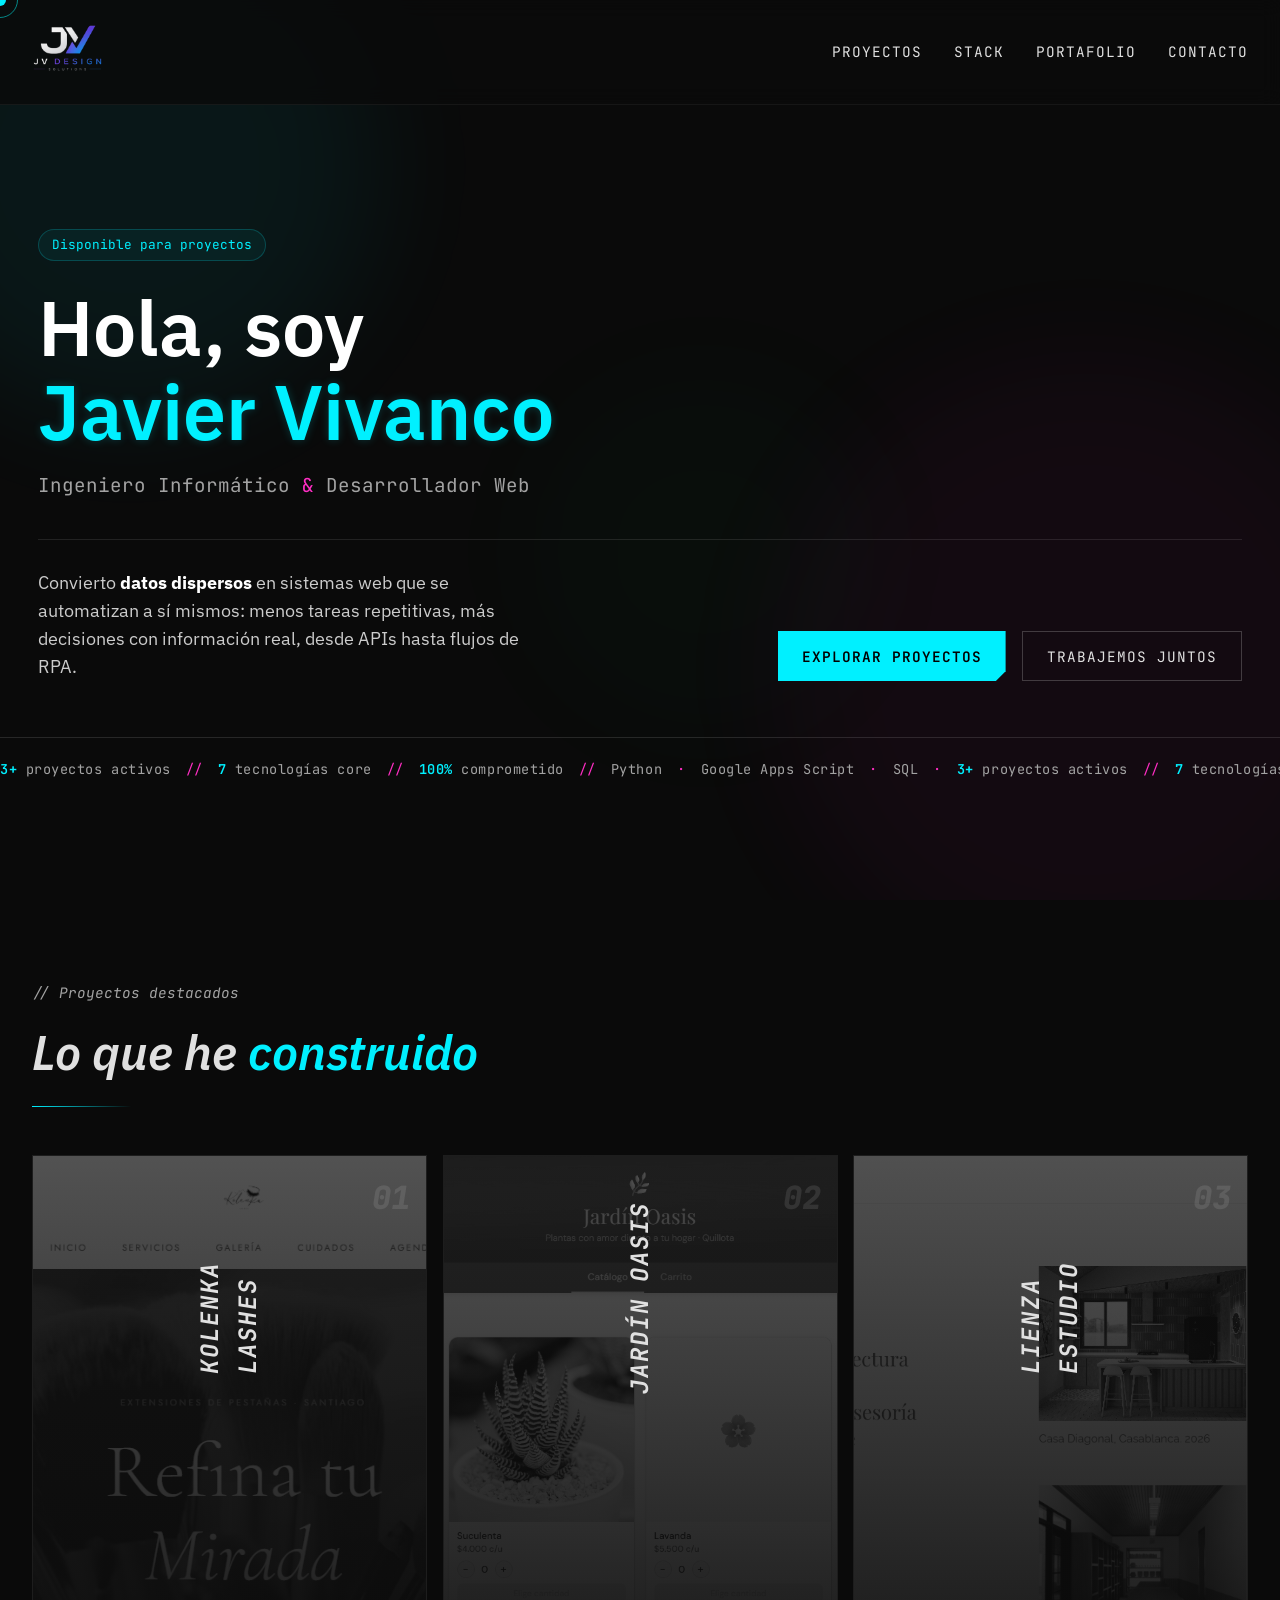
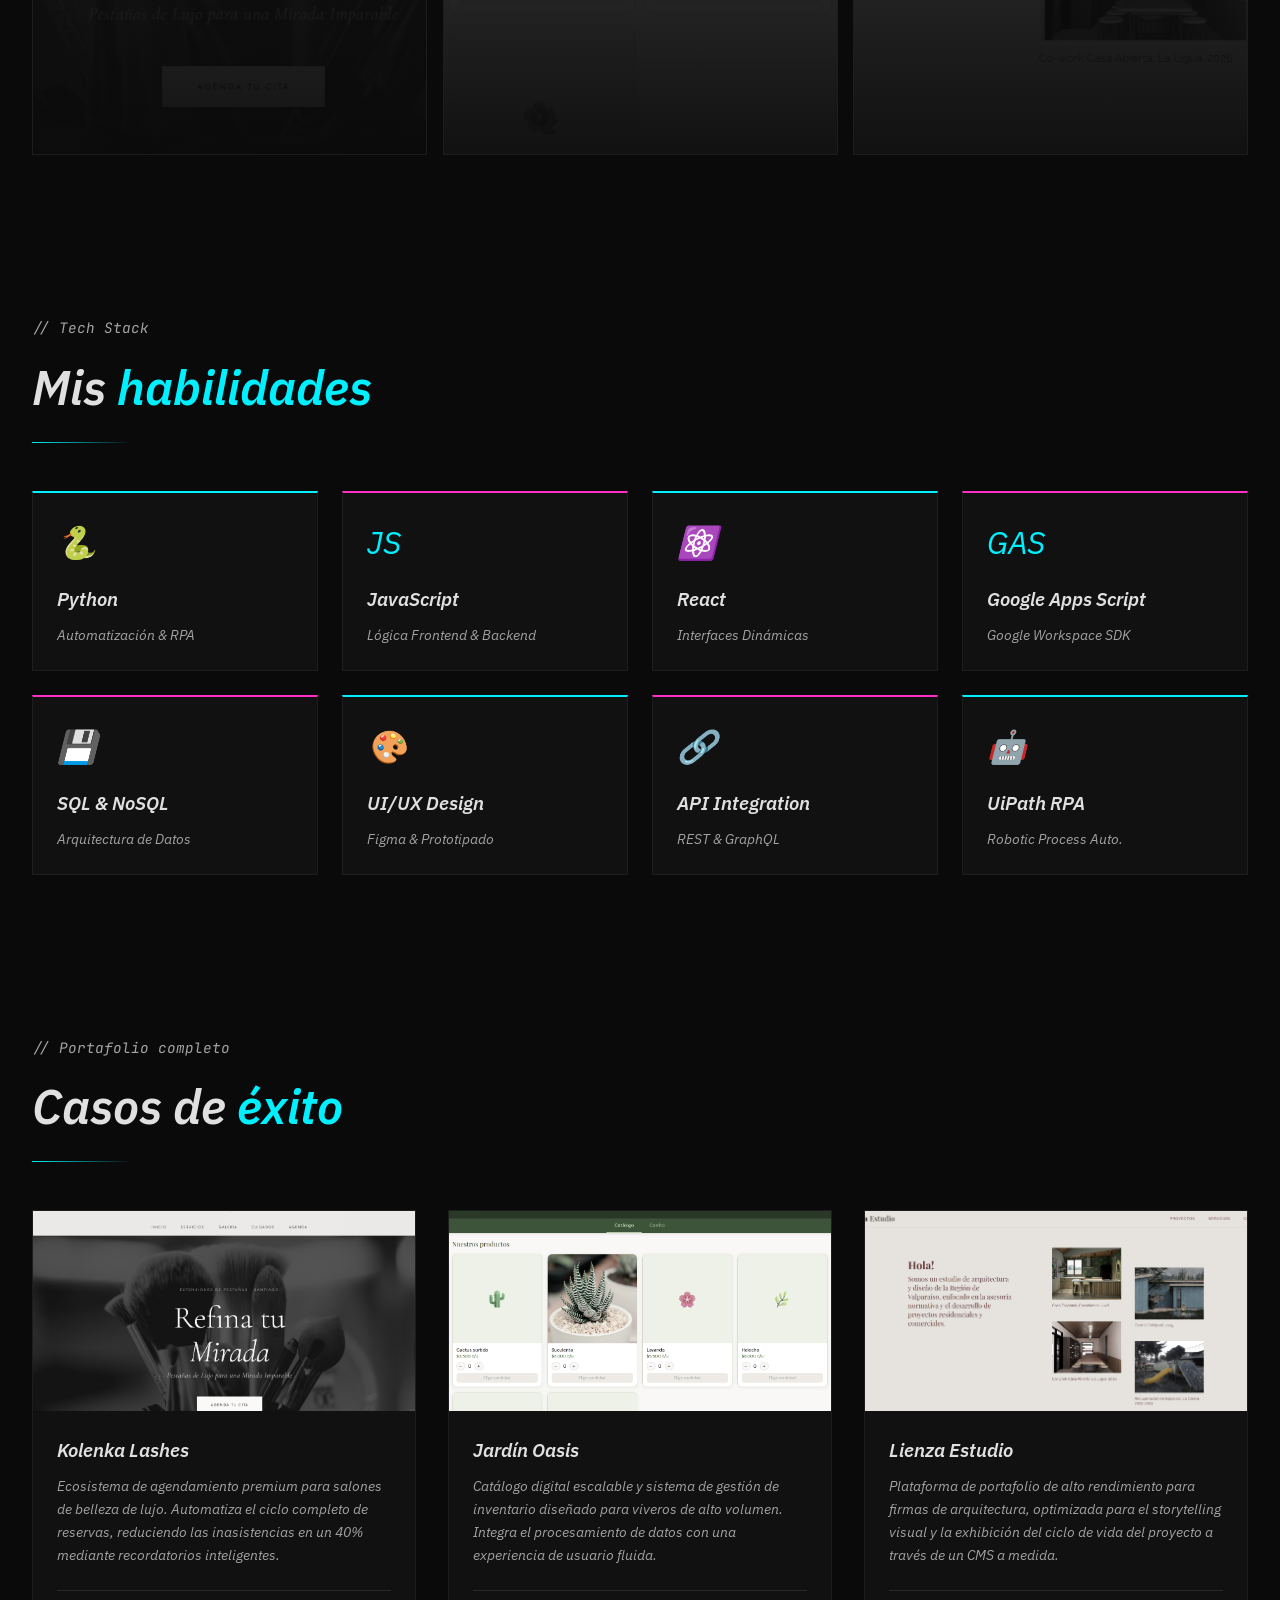
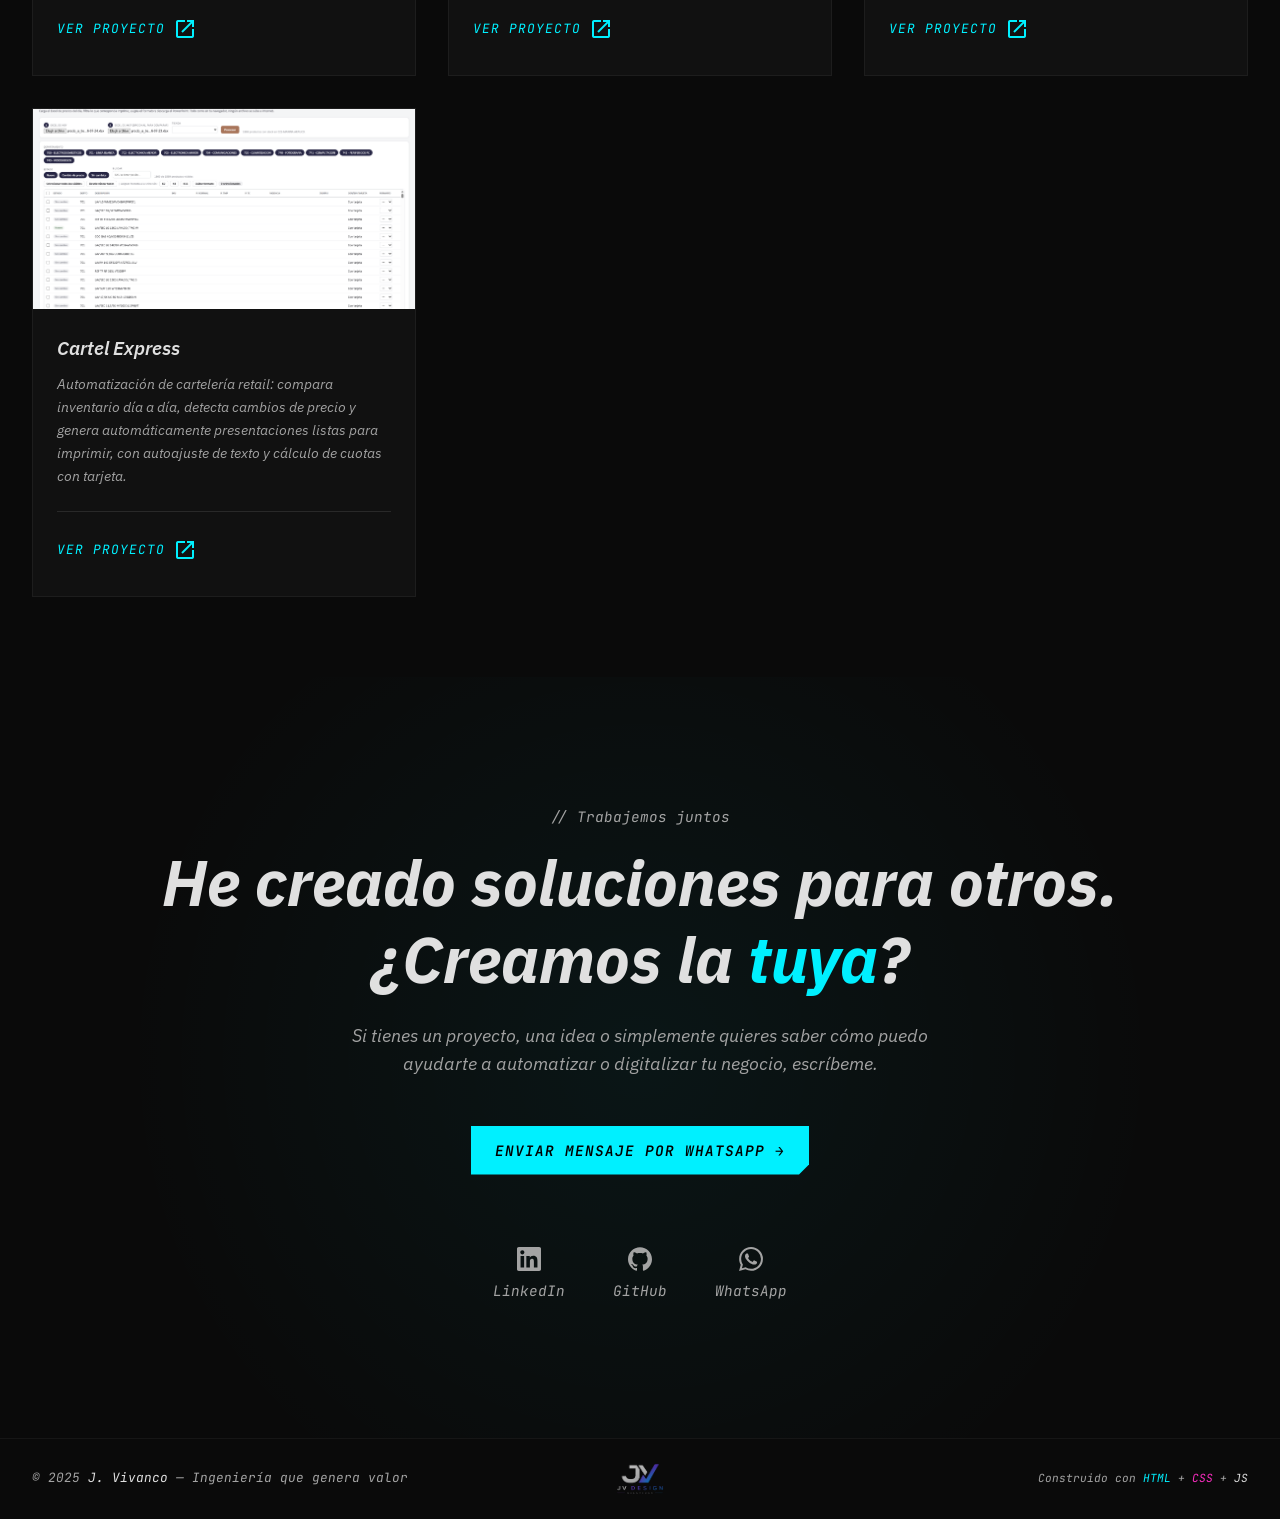
<file: index.html>
<!DOCTYPE html>
<html lang="es">

<head>
    <meta charset="utf-8" />
    <meta content="width=device-width, initial-scale=1.0" name="viewport" />
    <title>JV Design Solutions | Javier Vivanco - Ingeniería &amp; Desarrollo Web</title>
    <meta
        content="Especialista en automatización de procesos, ingeniería de datos y desarrollo de soluciones web de alto impacto. Transforma tu negocio con tecnología real."
        name="description" />
    <meta content="JV Design Solutions - Ingeniería que genera valor" property="og:title" />
    <meta
        content="Automatización, datos y desarrollo web a medida. Revisa mis proyectos destacados como Kolenka Lashes y Jardín Oasis."
        property="og:description" />
    <meta content="img/og-image.jpg" property="og:image" />
    <meta content="https://jvivancodev.github.io/Portafolio-V2/" property="og:url" />
    <meta content="website" property="og:type" />
    <meta content="summary_large_image" name="twitter:card" />
    <meta content="JV Design Solutions - Ingeniería que genera valor" name="twitter:title" />
    <meta
        content="Automatización, datos y desarrollo web a medida. Revisa mis proyectos destacados como Kolenka Lashes y Jardín Oasis."
        name="twitter:description" />
    <meta content="img/og-image.jpg" name="twitter:image" />

    <link href="https://fonts.googleapis.com" rel="preconnect" />
    <link crossorigin="" href="https://fonts.gstatic.com" rel="preconnect" />
    <link
        href="https://fonts.googleapis.com/css2?family=JetBrains+Mono:ital,wght@0,100..800;1,100..800&amp;family=IBM+Plex+Sans:ital,wght@0,300;0,400;0,500;0,600;1,300&amp;display=swap"
        rel="stylesheet" />
    <link
        href="https://fonts.googleapis.com/css2?family=Material+Symbols+Outlined:wght,FILL@100..700,0..1&amp;display=swap"
        rel="stylesheet" />

    <link href="favicon.ico" rel="icon" type="image/png" />
    <link rel="stylesheet" href="css/styles.css" />

    <script type="application/ld+json">
    {
      "@context": "https://schema.org",
      "@type": "Person",
      "name": "Javier Vivanco",
      "jobTitle": "Ingeniero Informático",
      "url": "https://tudominio.com",
      "sameAs": [
        "https://www.linkedin.com/in/javier-vivanco/",
        "https://github.com/JVivancoDev"
      ]
    }
    </script>
</head>

<body>
    <div class="cursor" id="cursor"></div>
    <div class="cursor-ring" id="cursorRing"></div>

    <!-- NAV -->
    <nav>
        <a class="nav-logo" href="#hero">
            <img alt="JV Design Solutions" class="logo-img" loading="lazy" src="img/logo-crop.png" />
        </a>
        <ul class="nav-links">
            <li><a href="#proyectos">Proyectos</a></li>
            <li><a href="#habilidades">Stack</a></li>
            <li><a href="#portafolio">Portafolio</a></li>
            <li><a href="#contacto">Contacto</a></li>
        </ul>
        <button class="burger" id="burger" aria-label="Abrir menú" aria-expanded="false">
            <span></span>
            <span></span>
            <span></span>
        </button>
    </nav>

    <!-- HERO -->
    <section id="hero">
        <div class="hero-ambient">
            <div class="blob blob-1"></div>
            <div class="blob blob-2"></div>
            <div class="blob blob-3"></div>
        </div>
        <div class="hero-content">
            <div class="hero-tag">Disponible para proyectos</div>
            <h1>
                <span class="name">Hola, soy</span><br /><span class="accent-cyan">Javier Vivanco</span>
            </h1>
            <p class="hero-role">Ingeniero Informático <span>&amp;</span> Desarrollador Web</p>
            <div class="hero-meta">
                <p class="hero-desc">
                    Convierto <strong>datos dispersos</strong> en sistemas web que se automatizan a sí mismos:
                    menos tareas repetitivas, más decisiones con información real, desde APIs hasta flujos de RPA.
                </p>
                <div class="hero-cta">
                    <a class="btn-primary" href="#portafolio">Explorar proyectos</a>
                    <a class="btn-outline" href="#contacto">Trabajemos juntos</a>
                </div>
            </div>
        </div>
        <div class="hero-ticker-wrap">
            <div class="hero-ticker">
                <span><b>3+</b> proyectos activos <i>//</i> <b>7</b> tecnologías core <i>//</i> <b>100%</b>
                    comprometido <i>//</i> Python <i>·</i> Google Apps Script <i>·</i> SQL <i>·</i></span>
                <span aria-hidden="true"><b>3+</b> proyectos activos <i>//</i> <b>7</b> tecnologías core <i>//</i>
                    <b>100%</b> comprometido <i>//</i> Python <i>·</i> Google Apps Script <i>·</i> SQL <i></span>
            </div>
        </div>
    </section>

    <!-- PANELS (Proyectos destacados) -->
    <section id="proyectos">
        <div class="section-container reveal">
            <div class="section-header">
                <span class="section-label">// Proyectos destacados</span>
                <h2 class="section-title">Lo que he <span class="g">construido</span></h2>
                <div class="section-divider"></div>
            </div>
        </div>
        <div class="panels-container reveal">
            <!-- Panel 1 -->
            <div class="panel panel-1">
                <div class="panel-bg" style="background-image: url('img/Kolenka.png');"></div>
                <div class="panel-overlay"></div>
                <div class="panel-accent-line"></div>
                <div class="panel-number">01</div>
                <div class="panel-content">
                    <span class="panel-title-v">KOLENKA LASHES</span>
                    <div class="panel-badge">Automatización &amp; Web</div>
                    <div class="panel-expanded">
                        <h3>Kolenka Lashes</h3>
                        <p class="panel-desc">Ecosistema de agendamiento premium para salones de belleza de lujo.
                            Automatiza el ciclo completo de reservas, reduciendo las inasistencias en un 40% mediante
                            recordatorios inteligentes.</p>
                        <div class="panel-tags">
                            <span class="panel-tag">Google Apps Script</span>
                            <span class="panel-tag">Calendar API</span>
                            <span class="panel-tag">Python</span>
                            <span class="panel-tag">HTML/CSS</span>
                        </div>
                        <button class="panel-btn" onclick="openModal('kolenka')">Ver más →</button>
                    </div>
                </div>
            </div>
            <!-- Panel 2 -->
            <div class="panel panel-2">
                <div class="panel-bg" style="background-image: url('img/Oasis.png');"></div>
                <div class="panel-overlay"></div>
                <div class="panel-accent-line"></div>
                <div class="panel-number">02</div>
                <div class="panel-content">
                    <span class="panel-title-v">JARDÍN OASIS</span>
                    <div class="panel-badge">Catálogo &amp; Datos</div>
                    <div class="panel-expanded">
                        <h3>Jardín Oasis</h3>
                        <p class="panel-desc">Catálogo digital escalable y sistema de gestión de inventario diseñado
                            para viveros de alto volumen. Integra el procesamiento de datos con una experiencia de
                            usuario fluida.</p>
                        <div class="panel-tags">
                            <span class="panel-tag">JavaScript</span>
                            <span class="panel-tag">SQL</span>
                            <span class="panel-tag">Google Sheets API</span>
                            <span class="panel-tag">CSS</span>
                        </div>
                        <button class="panel-btn" onclick="openModal('jardin')">Ver más →</button>
                    </div>
                </div>
            </div>
            <!-- Panel 3 -->
            <div class="panel panel-3">
                <div class="panel-bg" style="background-image: url('img/Lienza.png');"></div>
                <div class="panel-overlay"></div>
                <div class="panel-accent-line"></div>
                <div class="panel-number">03</div>
                <div class="panel-content">
                    <span class="panel-title-v">LIENZA ESTUDIO</span>
                    <div class="panel-badge">Web Portafolio Arquitectura</div>
                    <div class="panel-expanded">
                        <h3>Lienza Estudio</h3>
                        <p class="panel-desc">Plataforma de portafolio de alto rendimiento para firmas de
                            arquitectura, optimizada para el storytelling visual y la exhibición del ciclo de vida
                            del proyecto a través de un CMS a medida.</p>
                        <div class="panel-tags">
                            <span class="panel-tag">Google Apps Script</span>
                            <span class="panel-tag">HTML/CSS</span>
                            <span class="panel-tag">JavaScript</span>
                            <span class="panel-tag">Python</span>
                        </div>
                        <button class="panel-btn" onclick="openModal('lienza')">Ver más →</button>
                    </div>
                </div>
            </div>
        </div>
    </section>

    <!-- SKILLS -->
    <section id="habilidades">
        <div class="section-header reveal">
            <span class="section-label">// Tech Stack</span>
            <h2 class="section-title">Mis <span class="g">habilidades</span></h2>
            <div class="section-divider"></div>
        </div>
        <div class="skills-grid reveal" id="skills-container">
            <!-- Skeletons de carga (se ocultan/eliminan al cargar los datos reales) -->
            <div class="skill-card skeleton-card">
                <div class="skeleton skeleton-icon"></div>
                <div class="skeleton skeleton-text"></div>
                <div class="skeleton skeleton-text short"></div>
            </div>
            <div class="skill-card skeleton-card">
                <div class="skeleton skeleton-icon"></div>
                <div class="skeleton skeleton-text"></div>
                <div class="skeleton skeleton-text short"></div>
            </div>
            <div class="skill-card skeleton-card">
                <div class="skeleton skeleton-icon"></div>
                <div class="skeleton skeleton-text"></div>
                <div class="skeleton skeleton-text short"></div>
            </div>
        </div>
    </section>

    <!-- PORTFOLIO CARDS -->
    <section id="portafolio">
        <div class="section-header reveal">
            <span class="section-label">// Portafolio completo</span>
            <h2 class="section-title">Casos de <span class="g">éxito</span></h2>
            <div class="section-divider"></div>
        </div>
        <div class="portfolio-grid" id="projects-container">
            <!-- Skeletons de carga -->
            <div class="project-card skeleton-card">
                <div class="skeleton skeleton-img"></div>
                <div style="padding:1.5rem;">
                    <div class="skeleton skeleton-text"></div>
                    <div class="skeleton skeleton-text"></div>
                    <div class="skeleton skeleton-text short"></div>
                </div>
            </div>
            <div class="project-card skeleton-card">
                <div class="skeleton skeleton-img"></div>
                <div style="padding:1.5rem;">
                    <div class="skeleton skeleton-text"></div>
                    <div class="skeleton skeleton-text"></div>
                    <div class="skeleton skeleton-text short"></div>
                </div>
            </div>
        </div>
    </section>

    <!-- CONTACT -->
    <section id="contacto">
        <div class="contact-ambient"></div>
        <div class="reveal">
            <span class="section-label">// Trabajemos juntos</span>
            <h2 class="contact-cta">He creado soluciones para otros.<br />¿Creamos la <span class="g">tuya</span>?
            </h2>
            <p class="contact-sub">Si tienes un proyecto, una idea o simplemente quieres saber cómo puedo ayudarte a
                automatizar o digitalizar tu negocio, escríbeme.</p>
            <div style="display:flex;justify-content:center;">
                <a class="btn-primary" href="https://wa.me/56936757475" style="font-size:.9rem;"
                    target="_blank" rel="noopener">Enviar mensaje por WhatsApp →</a>
            </div>
            <div class="contact-links">
                <a class="contact-link" href="https://www.linkedin.com/in/javier-vivanco/" target="_blank"
                    rel="noopener">
                    <svg viewBox="0 0 24 24">
                        <path
                            d="M20.447 20.452h-3.554v-5.569c0-1.328-.027-3.037-1.852-3.037-1.853 0-2.136 1.445-2.136 2.939v5.667H9.351V9h3.414v1.561h.046c.477-.9 1.637-1.85 3.37-1.85 3.601 0 4.267 2.37 4.267 5.455v6.286zM5.337 7.433c-1.144 0-2.063-.926-2.063-2.065 0-1.138.92-2.063 2.063-2.063 1.14 0 2.064.925 2.064 2.063 0 1.139-.925 2.065-2.064 2.065zm1.782 13.019H3.555V9h3.564v11.452zM22.225 0H1.771C.792 0 0 .774 0 1.729v20.542C0 23.227.792 24 1.771 24h20.451C23.2 24 24 23.227 24 22.271V1.729C24 .774 23.2 0 22.222 0h.003z">
                        </path>
                    </svg>
                    LinkedIn
                </a>
                <a class="contact-link" href="https://github.com/JVivancoDev" target="_blank" rel="noopener">
                    <svg viewBox="0 0 24 24">
                        <path
                            d="M12 .297c-6.63 0-12 5.373-12 12 0 5.303 3.438 9.8 8.205 11.385.6.113.82-.258.82-.577 0-.285-.01-1.04-.015-2.04-3.338.724-4.042-1.61-4.042-1.61C4.422 18.07 3.633 17.7 3.633 17.7c-1.087-.744.084-.729.084-.729 1.205.084 1.838 1.236 1.838 1.236 1.07 1.835 2.809 1.305 3.495.998.108-.776.417-1.305.76-1.605-2.665-.3-5.466-1.332-5.466-5.93 0-1.31.465-2.38 1.235-3.22-.135-.303-.54-1.523.105-3.176 0 0 1.005-.322 3.3 1.23.96-.267 1.98-.399 3-.405 1.02.006 2.04.138 3 .405 2.28-1.552 3.285-1.23 3.285-1.23.645 1.653.24 2.873.12 3.176.765.84 1.23 1.91 1.23 3.22 0 4.61-2.805 5.625-5.475 5.92.42.36.81 1.096.81 2.22 0 1.606-.015 2.896-.015 3.286 0 .315.21.69.825.57C20.565 22.092 24 17.592 24 12.297c0-6.627-5.373-12-12-12">
                        </path>
                    </svg>
                    GitHub
                </a>
                <a class="contact-link wsp" href="https://wa.me/56936757475" target="_blank" rel="noopener">
                    <svg viewBox="0 0 24 24">
                        <path
                            d="M17.472 14.382c-.297-.149-1.758-.867-2.03-.967-.273-.099-.471-.148-.67.15-.197.297-.767.966-.94 1.164-.173.199-.347.223-.644.075-.297-.15-1.255-.463-2.39-1.475-.883-.788-1.48-1.761-1.653-2.059-.173-.297-.018-.458.13-.606.134-.133.298-.347.446-.52.149-.174.198-.298.298-.497.099-.198.05-.371-.025-.52-.075-.149-.669-1.612-.916-2.207-.242-.579-.487-.5-.669-.51-.173-.008-.371-.01-.57-.01-.198 0-.52.074-.792.372-.272.297-1.04 1.016-1.04 2.479 0 1.462 1.065 2.875 1.213 3.074.149.198 2.096 3.2 5.077 4.487.709.306 1.262.489 1.694.625.712.227 1.36.195 1.871.118.571-.085 1.758-.719 2.006-1.413.248-.694.248-1.289.173-1.413-.074-.124-.272-.198-.57-.347m-5.421 7.403h-.004a9.87 9.87 0 01-5.031-1.378l-.361-.214-3.741.982.998-3.648-.235-.374a9.86 9.86 0 01-1.51-5.26c.001-5.45 4.436-9.884 9.888-9.884 2.64 0 5.122 1.03 6.988 2.898a9.825 9.825 0 012.893 6.994c-.003 5.45-4.437 9.884-9.885 9.884m8.413-18.297A11.815 11.815 0 0012.05 0C5.495 0 .16 5.335.157 11.892c0 2.096.547 4.142 1.588 5.945L.057 24l6.305-1.654a11.882 11.882 0 005.683 1.448h.005c6.554 0 11.89-5.335 11.893-11.893a11.821 11.821 0 00-3.48-8.413z">
                        </path>
                    </svg>
                    WhatsApp
                </a>
            </div>
        </div>
    </section>

    <!-- FOOTER -->
    <footer>
        <div class="footer-inner">
            <p class="footer-text">© 2025 <span>J. Vivanco</span> — Ingeniería que genera valor</p>
            <img alt="JV Design Solutions" class="footer-logo" loading="lazy" src="img/logo-crop.png" />
            <p class="footer-sig">
                Construido con
                <span style="color:var(--cyan)">HTML</span> + <span style="color:var(--magenta)">CSS</span> +
                <span style="color:var(--text)">JS</span>
            </p>
        </div>
    </footer>

    <!-- MODAL GALERÍA -->
    <div class="modal-overlay" id="modal" onclick="closeModalOutside(event)">
        <div class="modal-box">
            <div class="modal-header">
                <span class="modal-title" id="modal-title">Galería Técnica</span>
                <button class="modal-close" onclick="closeModal()" aria-label="Cerrar">✕</button>
            </div>
            <div class="modal-body" id="modal-body"></div>
        </div>
    </div>

    <script src="js/script.js"></script>
</body>

</html>
</file>
<file: css/styles.css>
/* Previous styles ... */
:root {
  --cyan: #00f0ff;
  --cyan-dim: rgba(0, 240, 255, 0.2);
  --magenta: #ff2ec4;
  --bg: #0a0a0a;
  --bg-panel: #111111;
  --text: #e0e0e0;
  --text-muted: #a3a3a3;
  /* Improved contrast for WCAG AA */
  --font-mono: 'JetBrains Mono', monospace;
  --font-sans: 'IBM Plex Sans', sans-serif;
  --transition: 0.3s cubic-bezier(0.25, 0.8, 0.25, 1);
}

* {
  box-sizing: border-box;
  margin: 0;
  padding: 0;
}

html {
  scroll-behavior: smooth;
}

body {
  font-family: var(--font-sans);
  background-color: var(--bg);
  color: var(--text);
  overflow-x: hidden;
  line-height: 1.6;
}

/* Improved focus states for accessibility */
a:focus-visible,
button:focus-visible,
.panel:focus-visible,
.skill-card:focus-visible,
.project-card:focus-visible {
  outline: 2px solid var(--cyan);
  outline-offset: 4px;
  border-radius: 4px;
}

.text-muted {
  color: var(--text-muted);
}

.accent-cyan {
  color: var(--cyan);
  text-shadow: 0 0 10px var(--cyan-dim);
}

.g {
  color: var(--cyan);
}

.blob,
.panel,
.project-card {
  will-change: transform, opacity;
}

/* ── CUSTOM CURSOR ── */
@media (hover: hover) {
  body {
    cursor: none;
  }

  html,
  body,
  a,
  button,
  .panel,
  .skill-card,
  .project-card {
    cursor: none !important;
  }
}

.cursor {
  position: fixed;
  top: 0;
  left: 0;
  width: 12px;
  height: 12px;
  background: var(--cyan);
  border-radius: 50%;
  pointer-events: none;
  z-index: 9999;
  transform: translate(-50%, -50%);
  transition: width .2s, height .2s, background .2s;
  display: none;
}

.cursor-ring {
  position: fixed;
  top: 0;
  left: 0;
  width: 36px;
  height: 36px;
  border: 1px solid rgba(0, 255, 255, 0.5);
  border-radius: 50%;
  pointer-events: none;
  z-index: 9998;
  transform: translate(-50%, -50%);
  transition: transform .1s ease, width .3s, height .3s, border-color .3s;
  display: none;
}

body.hovering .cursor {
  width: 6px;
  height: 6px;
}

body.hovering .cursor-ring {
  width: 54px;
  height: 54px;
  border-color: var(--magenta);
}

/* En móviles / touch, el cursor personalizado permanece oculto (display:none por defecto arriba) */

nav {
  position: fixed;
  top: 0;
  width: 100%;
  padding: 1.5rem 2rem;
  display: flex;
  justify-content: space-between;
  align-items: center;
  z-index: 1000;
  background: rgba(10, 10, 10, 0.8);
  backdrop-filter: blur(10px);
  border-bottom: 1px solid rgba(255, 255, 255, 0.05);
}

.nav-logo .logo-img {
  height: 48px;
  width: auto;
  object-fit: contain;
}

.nav-links {
  display: flex;
  list-style: none;
  gap: 2rem;
}

.nav-links a {
  color: var(--text);
  text-decoration: none;
  font-family: var(--font-mono);
  font-size: 0.9rem;
  text-transform: uppercase;
  letter-spacing: 1px;
  transition: color var(--transition);
  min-height: 44px;
  /* Minimum tap target */
  min-width: 44px;
  display: inline-flex;
  align-items: center;
  justify-content: center;
}

@media (hover: hover) {
  .nav-links a:hover {
    color: var(--cyan);
  }
}

.burger {
  display: none;
  flex-direction: column;
  gap: 5px;
  cursor: pointer;
  min-height: 44px;
  /* Minimum tap target */
  min-width: 44px;
  justify-content: center;
  align-items: center;
  background: transparent;
  border: none;
}

.burger span {
  width: 25px;
  height: 2px;
  background: var(--text);
  transition: var(--transition);
}

.burger.toggle span:nth-child(1) {
  transform: translateY(7px) rotate(45deg);
}

.burger.toggle span:nth-child(2) {
  opacity: 0;
}

.burger.toggle span:nth-child(3) {
  transform: translateY(-7px) rotate(-45deg);
}

#hero {
  min-height: 100vh;
  display: flex;
  flex-direction: column;
  justify-content: center;
  padding: 8rem 3vw 0;
  position: relative;
  overflow: hidden;
  width: 100%;
}

.hero-ambient {
  position: absolute;
  inset: 0;
  z-index: -1;
  overflow: hidden;
}

.blob {
  position: absolute;
  border-radius: 50%;
  filter: blur(60px);
  opacity: 0.4;
  animation: float 15s infinite alternate ease-in-out;
  transform: translateZ(0);
}

.blob-1 {
  top: -10%;
  left: -10%;
  width: 40vw;
  height: 40vw;
  background: rgba(0, 240, 255, 0.15);
}

.blob-2 {
  bottom: -10%;
  right: -10%;
  width: 50vw;
  height: 50vw;
  background: rgba(255, 46, 196, 0.1);
  animation-delay: -5s;
}

.blob-3 {
  top: 40%;
  left: 40%;
  width: 30vw;
  height: 30vw;
  background: rgba(0, 255, 128, 0.05);
  animation-delay: -10s;
}

@keyframes float {
  0% {
    transform: translate(0, 0) scale(1) translateZ(0);
  }

  100% {
    transform: translate(5%, 5%) scale(1.05) translateZ(0);
  }
}


.hero-content {
  width: 100%;
  max-width: 1500px;
  margin: 0 auto;
  z-index: 1;
}

.hero-tag {
  display: inline-block;
  font-family: var(--font-mono);
  font-size: 0.8rem;
  color: var(--cyan);
  border: 1px solid var(--cyan-dim);
  padding: 0.3rem 0.8rem;
  border-radius: 20px;
  margin-bottom: 1.5rem;
  background: rgba(0, 240, 255, 0.05);
}

.hero-content h1 {
  font-size: clamp(2.5rem, 6vw, 5rem);
  line-height: 1.1;
  margin-bottom: 1rem;
  font-weight: 600;
}

.name {
  color: #fff;
}

.hero-role {
  font-family: var(--font-mono);
  font-size: clamp(1rem, 2vw, 1.2rem);
  color: var(--text-muted);
  margin-bottom: 1.5rem;
}

.hero-role span {
  color: var(--magenta);
}

.hero-meta {
  display: flex;
  justify-content: space-between;
  align-items: flex-end;
  flex-wrap: wrap;
  gap: 2rem;
  margin-top: 2.4rem;
  padding-top: 1.8rem;
  border-top: 1px solid rgba(255, 255, 255, 0.1);
}

.hero-desc {
  font-size: 1.1rem;
  max-width: 46ch;
  color: #ccc;
}

.hero-desc strong {
  color: #fff;
}

.hero-cta {
  display: flex;
  gap: 1rem;
}

.btn-primary,
.btn-outline,
.panel-btn {
  padding: 0.8rem 1.5rem;
  font-family: var(--font-mono);
  font-size: 0.9rem;
  text-decoration: none;
  text-transform: uppercase;
  letter-spacing: 1px;
  transition: var(--transition);
  cursor: pointer;
  display: inline-flex;
  align-items: center;
  justify-content: center;
  border: none;
  min-height: 44px;
  /* Minimum tap target */
}

.btn-primary {
  background: var(--cyan);
  color: #000;
  font-weight: 600;
  clip-path: polygon(0 0, 100% 0, 100% calc(100% - 10px), calc(100% - 10px) 100%, 0 100%);
}

.btn-outline {
  background: transparent;
  color: var(--text);
  border: 1px solid rgba(255, 255, 255, 0.2);
}

@media (hover: hover) {
  .btn-primary:hover {
    background: #fff;
    transform: translateY(-2px);
  }

  .btn-outline:hover {
    border-color: var(--cyan);
    color: var(--cyan);
  }
}

.hero-ticker-wrap {
  width: 100vw;
  margin-left: calc(50% - 50vw);
  margin-top: 3.5rem;
  border-top: 1px solid rgba(255, 255, 255, 0.12);
  overflow: hidden;
  white-space: nowrap;
  padding: 1.1rem 0;
}

.hero-ticker {
  display: inline-block;
  font-family: var(--font-mono);
  font-size: 0.85rem;
  color: var(--text-muted);
  letter-spacing: 0.04em;
  animation: hero-ticker-scroll 26s linear infinite;
}

.hero-ticker b {
  color: var(--cyan);
  font-weight: 600;
}

.hero-ticker i {
  font-style: normal;
  color: var(--magenta);
  margin: 0 0.4rem;
}

@keyframes hero-ticker-scroll {
  from {
    transform: translateX(0);
  }

  to {
    transform: translateX(-50%);
  }
}

@media (prefers-reduced-motion: reduce) {
  .hero-ticker {
    animation: none;
  }
}

.tl {
  top: -2px;
  left: -2px;
  border-right: none;
  border-bottom: none;
}

.tr {
  top: -2px;
  right: -2px;
  border-left: none;
  border-bottom: none;
}

.bl {
  bottom: -2px;
  left: -2px;
  border-right: none;
  border-top: none;
}

.br {
  bottom: -2px;
  right: -2px;
  border-left: none;
  border-top: none;
}

section {
  padding: 5rem 2rem;
  max-width: 1400px;
  margin: 0 auto;
}

.section-header {
  margin-bottom: 3rem;
}

.section-label {
  font-family: var(--font-mono);
  color: var(--text-muted);
  font-size: 0.9rem;
}

.section-title {
  font-size: clamp(2rem, 4vw, 3rem);
  font-weight: 600;
  margin-top: 0.5rem;
}

.section-divider {
  height: 1px;
  background: linear-gradient(90deg, var(--cyan), transparent);
  width: 100px;
  margin-top: 1rem;
}

.panels-container {
  display: flex;
  flex-direction: column;
  gap: 2rem;
}

.panel {
  position: relative;
  height: 250px;
  background: var(--bg-panel);
  border: 1px solid rgba(255, 255, 255, 0.05);
  overflow: hidden;
  display: flex;
  align-items: center;
  transition: all 0.4s ease;
  cursor: pointer;
}

@media (min-width: 768px) {
  .panels-container {
    flex-direction: row;
    height: 600px;
    gap: 1rem;
  }

  .panel {
    height: 100%;
    flex: 1;
  }

  @media (hover: hover) {
    .panel:hover {
      flex: 3;
    }
  }
}

.panel-bg {
  position: absolute;
  inset: 0;
  background-size: cover;
  background-position: center;
  background-color: var(--bg-panel);
  /* fallback si la imagen no carga */
  filter: grayscale(100%) opacity(0.3);
  transition: filter 0.4s ease;
}

@media (hover: hover) {
  .panel:hover .panel-bg {
    filter: grayscale(0%) opacity(0.6);
  }
}

.panel-overlay {
  position: absolute;
  inset: 0;
  background: linear-gradient(to top, rgba(10, 10, 10, 0.9) 0%, transparent 100%);
}

.panel-accent-line {
  position: absolute;
  top: 0;
  left: 0;
  width: 100%;
  height: 3px;
  background: var(--cyan);
  transform: scaleX(0);
  transform-origin: left;
  transition: transform 0.4s ease;
}

@media (hover: hover) {
  .panel:hover .panel-accent-line {
    transform: scaleX(1);
  }
}

.panel-number {
  position: absolute;
  top: 1rem;
  right: 1rem;
  font-family: var(--font-mono);
  font-size: 2rem;
  font-weight: 800;
  color: rgba(255, 255, 255, 0.1);
  transition: color 0.4s ease;
}

@media (hover: hover) {
  .panel:hover .panel-number {
    color: var(--cyan);
  }
}

.panel-content {
  position: relative;
  z-index: 2;
  padding: 2rem;
  width: 100%;
  height: 100%;
  display: flex;
  flex-direction: column;
  justify-content: flex-end;
}

.panel-title-v {
  font-family: var(--font-mono);
  font-size: 1.5rem;
  font-weight: 700;
  letter-spacing: 2px;
  margin-bottom: auto;
  transition: opacity 0.3s;
}

@media (min-width: 768px) {
  .panel-title-v {
    writing-mode: vertical-rl;
    text-orientation: mixed;
    transform: rotate(180deg);
    margin: auto;
  }

  @media (hover: hover) {
    .panel:hover .panel-title-v {
      opacity: 0;
      position: absolute;
    }
  }
}

.panel-badge {
  display: inline-block;
  font-family: var(--font-mono);
  font-size: 0.7rem;
  background: var(--cyan-dim);
  color: var(--cyan);
  padding: 0.3rem 0.6rem;
  border-radius: 4px;
  margin-bottom: 1rem;
  opacity: 1;
  transform: translateY(0);
}

.panel-expanded {
  opacity: 1;
  transform: translateY(0);
  transition: all 0.4s ease;
}

@media (min-width: 768px) {

  .panel-badge,
  .panel-expanded {
    opacity: 0;
    transform: translateY(20px);
  }

  @media (hover: hover) {

    .panel:hover .panel-badge,
    .panel:hover .panel-expanded {
      opacity: 1;
      transform: translateY(0);
      transition-delay: 0.1s;
    }
  }
}

.panel-expanded h3 {
  font-size: 2rem;
  margin-bottom: 0.5rem;
}

.panel-desc {
  color: #ccc;
  font-size: 0.9rem;
  margin-bottom: 1.5rem;
  max-width: 400px;
}

.panel-tags {
  display: flex;
  flex-wrap: wrap;
  gap: 0.5rem;
  margin-bottom: 1.5rem;
}

.panel-tag {
  font-family: var(--font-mono);
  font-size: 0.7rem;
  padding: 0.2rem 0.5rem;
  border: 1px solid rgba(255, 255, 255, 0.2);
}

.panel-btn {
  background: #fff;
  color: #000;
  clip-path: polygon(0 0, 100% 0, 100% calc(100% - 10px), calc(100% - 10px) 100%, 0 100%);
}

.skills-grid {
  display: grid;
  grid-template-columns: 1fr;
  gap: 1.5rem;
}

@media (min-width: 640px) {
  .skills-grid {
    grid-template-columns: repeat(2, 1fr);
  }
}

@media (min-width: 1024px) {
  .skills-grid {
    grid-template-columns: repeat(4, 1fr);
  }
}

.skill-card {
  background: var(--bg-panel);
  border: 1px solid rgba(255, 255, 255, 0.05);
  border-top: 2px solid rgba(255, 255, 255, 0.05);
  padding: 1.5rem;
  transition: var(--transition);
  position: relative;
  overflow: hidden;
}

@media (hover: hover) {
  .skill-card:hover {
    border-color: rgba(0, 240, 255, 0.3);
    transform: translateY(-5px);
  }
}

.skill-card::before {
  content: '';
  position: absolute;
  top: 0;
  left: 0;
  width: 100%;
  height: 2px;
  background: var(--cyan);
  transform: scaleX(0);
  transform-origin: left;
  transition: transform 0.3s ease;
}

@media (hover: hover) {
  .skill-card:hover::before {
    transform: scaleX(1);
  }
}

/* Colores en damero: se recalculan por breakpoint según cuántas columnas hay */

/* 1 columna: alterna cada tarjeta */
.skill-card:nth-child(odd) {
  border-top-color: var(--cyan);
}

.skill-card:nth-child(even) {
  border-top-color: var(--magenta);
}

/* 2 columnas: filas de 2, cada fila invierte el orden de la anterior */
@media (min-width: 640px) and (max-width: 1023px) {
  .skill-card:nth-child(4n+1),
  .skill-card:nth-child(4n) {
    border-top-color: var(--cyan);
  }

  .skill-card:nth-child(4n+2),
  .skill-card:nth-child(4n+3) {
    border-top-color: var(--magenta);
  }
}

/* 4 columnas: filas de 4, cada fila invierte el orden de la anterior */
@media (min-width: 1024px) {
  .skill-card:nth-child(8n+1),
  .skill-card:nth-child(8n+3),
  .skill-card:nth-child(8n+6),
  .skill-card:nth-child(8n) {
    border-top-color: var(--cyan);
  }

  .skill-card:nth-child(8n+2),
  .skill-card:nth-child(8n+4),
  .skill-card:nth-child(8n+5),
  .skill-card:nth-child(8n+7) {
    border-top-color: var(--magenta);
  }
}

.skill-icon {
  font-size: 2rem;
  margin-bottom: 1rem;
  color: var(--cyan);
}

.skill-name,
.skill-title {
  font-size: 1.2rem;
  font-weight: 600;
  margin-bottom: 0.5rem;
}

.skill-sub,
.skill-desc {
  color: var(--text-muted);
  font-size: 0.9rem;
}

.portfolio-grid {
  display: grid;
  grid-template-columns: repeat(auto-fill, minmax(300px, 1fr));
  gap: 2rem;
}

.project-card {
  background: var(--bg-panel);
  border: 1px solid rgba(255, 255, 255, 0.05);
  transition: var(--transition);
  display: flex;
  flex-direction: column;
}

@media (hover: hover) {
  .project-card:hover {
    border-color: rgba(255, 255, 255, 0.2);
    transform: translateY(-5px);
  }
}

.project-img-container {
  height: 200px;
  overflow: hidden;
  position: relative;
  background: var(--bg);
}

.project-img {
  width: 100%;
  height: 100%;
  object-fit: cover;
  filter: grayscale(50%);
  transition: filter var(--transition), transform var(--transition);
}

@media (hover: hover) {
  .project-card:hover .project-img {
    filter: grayscale(0%);
    transform: scale(1.05);
  }
}

.project-info {
  padding: 1.5rem;
  flex: 1;
  display: flex;
  flex-direction: column;
}

.project-title {
  font-size: 1.2rem;
  margin-bottom: 0.5rem;
  font-weight: 600;
}

.project-desc {
  color: var(--text-muted);
  font-size: 0.9rem;
  margin-bottom: 1.5rem;
  flex: 1;
}

.project-footer {
  display: flex;
  justify-content: space-between;
  align-items: center;
  border-top: 1px solid rgba(255, 255, 255, 0.1);
  padding-top: 1rem;
}

.project-link {
  color: var(--cyan);
  text-decoration: none;
  font-family: var(--font-mono);
  font-size: 0.8rem;
  text-transform: uppercase;
  letter-spacing: 1px;
  display: inline-flex;
  align-items: center;
  gap: 0.5rem;
  min-height: 44px;
  min-width: 44px;
}

@media (hover: hover) {
  .project-link:hover {
    text-decoration: underline;
  }
}

#contacto {
  text-align: center;
  position: relative;
  padding: 8rem 2rem;
}

.contact-ambient {
  position: absolute;
  inset: 0;
  background: radial-gradient(circle at center, rgba(0, 240, 255, 0.05), transparent 70%);
  z-index: -1;
}

#contacto .section-label {
  display: block;
  margin-bottom: 1rem;
}

.contact-cta {
  font-size: clamp(2rem, 5vw, 4rem);
  font-weight: 700;
  margin-bottom: 1.5rem;
  line-height: 1.2;
}

.contact-sub {
  color: var(--text-muted);
  max-width: 600px;
  margin: 0 auto 3rem;
  font-size: 1.1rem;
}

.contact-links {
  display: flex;
  justify-content: center;
  gap: 2rem;
  margin-top: 4rem;
  flex-wrap: wrap;
}

.contact-link {
  display: inline-flex;
  flex-direction: column;
  align-items: center;
  justify-content: center;
  gap: 0.5rem;
  color: var(--text-muted);
  text-decoration: none;
  font-family: var(--font-mono);
  font-size: 0.9rem;
  transition: var(--transition);
  min-height: 44px;
  /* Minimum tap target */
  min-width: 44px;
  padding: 0.5rem;
}

.contact-link svg {
  width: 24px;
  height: 24px;
  fill: currentColor;
}

@media (hover: hover) {
  .contact-link:hover {
    color: #fff;
    transform: translateY(-3px);
  }

  .contact-link.wsp:hover {
    color: #25D366;
  }
}

footer {
  padding: 1.5rem 2rem;
  border-top: 1px solid rgba(255, 255, 255, 0.05);
}

.footer-inner {
  max-width: 1400px;
  margin: 0 auto;
  display: grid;
  grid-template-columns: 1fr auto 1fr;
  align-items: center;
  gap: 1.5rem;
}

.footer-text {
  font-family: var(--font-mono);
  font-size: 0.8rem;
  color: var(--text-muted);
  text-align: left;
}

.footer-text span {
  color: var(--text);
}

.footer-logo {
  height: 32px;
  width: auto;
  object-fit: contain;
  opacity: 0.75;
  justify-self: center;
}

.footer-sig {
  font-family: var(--font-mono);
  font-size: 0.7rem;
  color: var(--text-muted);
  text-align: right;
  justify-self: end;
}

@media (max-width: 768px) {
  .footer-inner {
    grid-template-columns: 1fr;
    justify-items: center;
    text-align: center;
    gap: 1rem;
  }

  .footer-text,
  .footer-sig {
    text-align: center;
  }

  .footer-sig {
    justify-self: center;
  }
}

/* OPTIMIZED MODAL STYLES */
.modal-overlay {
  position: fixed;
  inset: 0;
  background: rgba(0, 0, 0, 0);
  backdrop-filter: blur(0px);
  z-index: 2000;
  display: none;
  align-items: center;
  justify-content: center;
  transition: background-color 0.4s ease, backdrop-filter 0.4s ease;
  pointer-events: none;
}

.modal-overlay.active {
  display: flex;
  background: rgba(0, 0, 0, 0.85);
  backdrop-filter: blur(10px);
  pointer-events: auto;
}

.modal-box {
  background: var(--bg);
  border: 1px solid rgba(255, 255, 255, 0.1);
  width: 90%;
  max-width: 680px;
  max-height: 80vh;
  overflow-y: auto;
  position: relative;
  opacity: 0;
  transform: translateY(30px) scale(0.95);
  transition: transform 0.5s cubic-bezier(0.16, 1, 0.3, 1), opacity 0.4s ease;
  will-change: transform, opacity;
}

.modal-box.active {
  opacity: 1;
  transform: translateY(0) scale(1);
}

.modal-header {
  padding: 1.1rem 1.5rem;
  border-bottom: 1px solid rgba(255, 255, 255, 0.1);
  display: flex;
  justify-content: space-between;
  align-items: center;
  position: sticky;
  top: 0;
  background: var(--bg);
  z-index: 10;
}

.modal-title {
  font-family: var(--font-mono);
  font-weight: 700;
  color: var(--cyan);
}

.modal-close {
  background: transparent;
  border: none;
  color: var(--text);
  font-size: 1.5rem;
  cursor: pointer;
  transition: color 0.3s;
  min-height: 44px;
  min-width: 44px;
  display: inline-flex;
  align-items: center;
  justify-content: center;
}

.modal-close:hover {
  color: var(--magenta);
}

.modal-body {
  padding: 1.25rem 1.5rem 1.5rem;
}

.modal-grid {
  display: grid;
  grid-template-columns: repeat(3, 1fr);
  gap: 0.85rem;
}

@media (max-width: 480px) {
  .modal-grid {
    grid-template-columns: repeat(2, 1fr);
  }
}

/* Estas clases son generadas dinámicamente por openModal() en script.js */
.modal-item {
  display: flex;
  flex-direction: column;
}

.modal-img-wrap {
  background: var(--bg-panel);
  border: 1px solid rgba(255, 255, 255, 0.05);
  aspect-ratio: 4 / 3;
  display: flex;
  align-items: center;
  justify-content: center;
  overflow: hidden;
}

.modal-placeholder {
  font-size: 1.8rem;
  text-align: center;
  color: var(--cyan);
  line-height: 1.4;
}

.modal-caption {
  color: var(--text-muted);
  font-size: 0.75rem;
  margin-top: 0.5rem;
  text-align: center;
}

/* Clases usadas si en el futuro se insertan imágenes reales en el modal */
.modal-img-container {
  background: var(--bg-panel);
  border: 1px solid rgba(255, 255, 255, 0.05);
  padding: 0.5rem;
}

.modal-img {
  width: 100%;
  height: auto;
  display: block;
  border: 1px solid rgba(255, 255, 255, 0.1);
}

.modal-info h4 {
  font-size: 1.5rem;
  margin-bottom: 1rem;
}

.modal-info p {
  color: #ccc;
  margin-bottom: 1.5rem;
}

.modal-features {
  list-style: none;
  margin-bottom: 1.5rem;
}

.modal-features li {
  padding-left: 1.5rem;
  position: relative;
  margin-bottom: 0.5rem;
  font-size: 0.9rem;
  color: var(--text-muted);
}

.modal-features li::before {
  content: '>';
  position: absolute;
  left: 0;
  color: var(--cyan);
  font-family: var(--font-mono);
  font-weight: bold;
}

/* Skeleton Loading Styles */
@keyframes skeleton-pulse {
  0% {
    background-color: rgba(255, 255, 255, 0.05);
  }

  50% {
    background-color: rgba(255, 255, 255, 0.12);
  }

  100% {
    background-color: rgba(255, 255, 255, 0.05);
  }
}

.skeleton {
  animation: skeleton-pulse 1.5s ease-in-out infinite;
  border-radius: 4px;
}

.skeleton-text {
  height: 1em;
  margin-bottom: 0.5rem;
  width: 80%;
}

.skeleton-text.short {
  width: 50%;
}

.skeleton-icon {
  width: 2.5rem;
  height: 2.5rem;
  margin-bottom: 1rem;
  border-radius: 8px;
}

.skeleton-img {
  width: 100%;
  height: 200px;
}

/* Los skeletons se muestran por defecto (markup estático en el HTML)
   y se retiran del DOM en cuanto llegan los datos reales vía fetch. */
.skeleton-card {
  display: flex;
  flex-direction: column;
}

@media (max-width: 768px) {
  .burger {
    display: flex;
  }

  .nav-links {
    position: fixed;
    right: -100%;
    top: 70px;
    flex-direction: column;
    background: var(--bg);
    width: 100%;
    text-align: center;
    padding: 2rem 0;
    border-bottom: 1px solid rgba(255, 255, 255, 0.1);
    transition: right 0.3s ease;
  }

  .nav-links.nav-active {
    right: 0;
  }

  #hero {
    padding-top: 8rem;
    text-align: center;
  }

  .hero-meta {
    flex-direction: column;
    align-items: center;
  }

  .hero-cta {
    justify-content: center;
    flex-wrap: wrap;
  }
}
</file>
